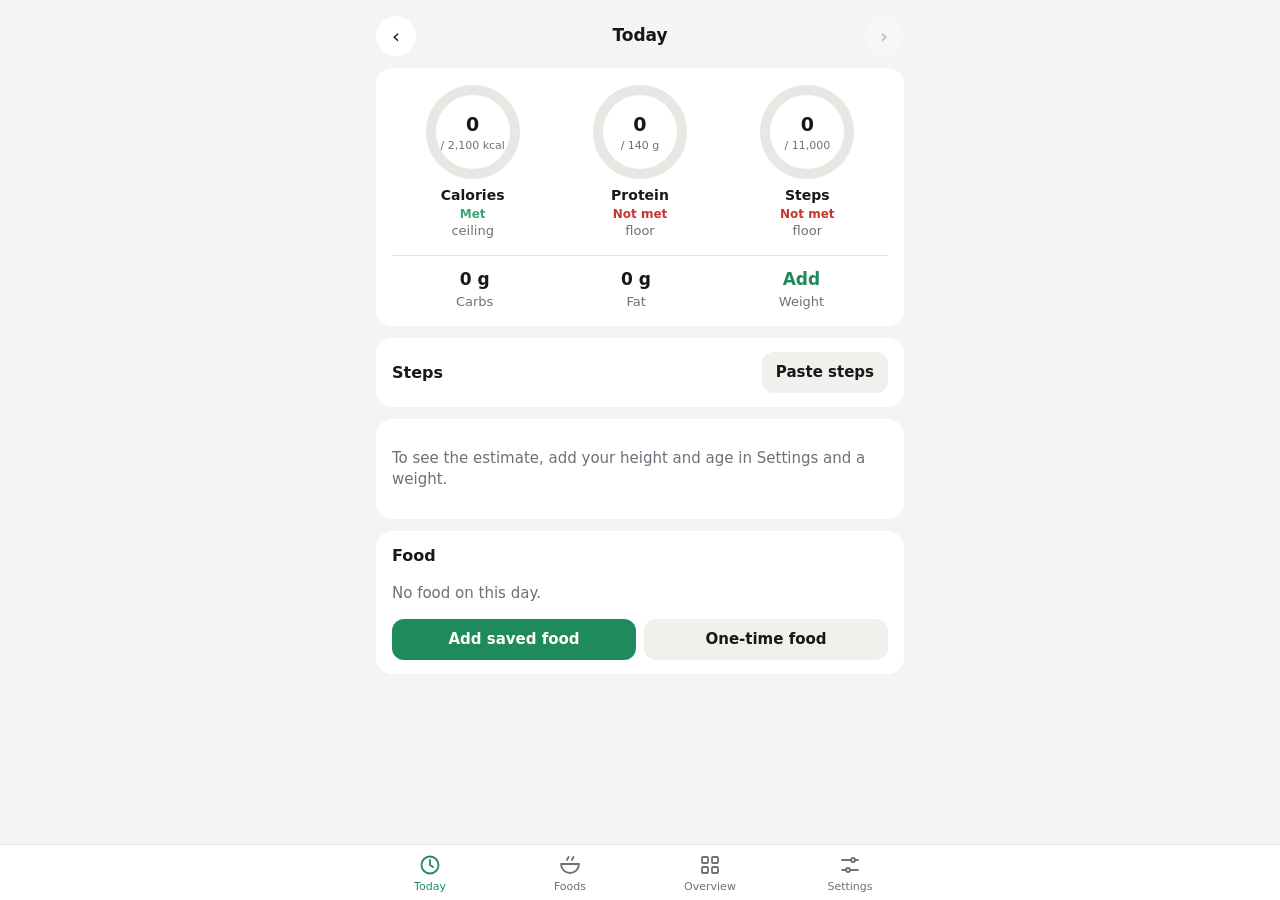
<file: index.html>
<!doctype html>
<html lang="en">
<head>
  <meta charset="utf-8">
  <meta name="viewport" content="width=device-width, initial-scale=1, viewport-fit=cover">
  <title>Nutrition</title>
  <meta name="apple-mobile-web-app-capable" content="yes">
  <meta name="mobile-web-app-capable" content="yes">
  <meta name="apple-mobile-web-app-status-bar-style" content="default">
  <meta name="apple-mobile-web-app-title" content="Nutrition">
  <meta name="theme-color" content="#f4f5f2" media="(prefers-color-scheme: light)">
  <meta name="theme-color" content="#0f1112" media="(prefers-color-scheme: dark)">
  <link rel="manifest" href="manifest.json">
  <link rel="apple-touch-icon" href="icons/icon-180.png">
  <link rel="icon" type="image/png" href="icons/icon-192.png">
  <link rel="stylesheet" href="styles.css">
  <script type="module" src="app.js"></script>
</head>
<body>
  <main id="view"></main>

  <nav class="tabs" aria-label="Sections">
    <button class="tab" data-tab="today"><svg viewBox="0 0 24 24" aria-hidden="true"><circle cx="12" cy="12" r="8.5"/><path d="M12 7v5l3 2"/></svg>Today</button>
    <button class="tab" data-tab="foods"><svg viewBox="0 0 24 24" aria-hidden="true"><path d="M3 11h18a9 9 0 0 1-18 0z"/><path d="M9 7c0-1.5 1.5-1.5 1.5-3M14 7c0-1.5 1.5-1.5 1.5-3"/></svg>Foods</button>
    <button class="tab" data-tab="overview"><svg viewBox="0 0 24 24" aria-hidden="true"><rect x="4" y="4" width="6" height="6" rx="1"/><rect x="14" y="4" width="6" height="6" rx="1"/><rect x="4" y="14" width="6" height="6" rx="1"/><rect x="14" y="14" width="6" height="6" rx="1"/></svg>Overview</button>
    <button class="tab" data-tab="settings"><svg viewBox="0 0 24 24" aria-hidden="true"><path d="M4 7h9M17 7h3M4 17h4M12 17h8"/><circle cx="15" cy="7" r="2"/><circle cx="10" cy="17" r="2"/></svg>Settings</button>
  </nav>

  <div class="overlay" id="overlay"></div>
  <div class="toast" id="toast" role="status" aria-live="polite"></div>
</body>
</html>
</file>
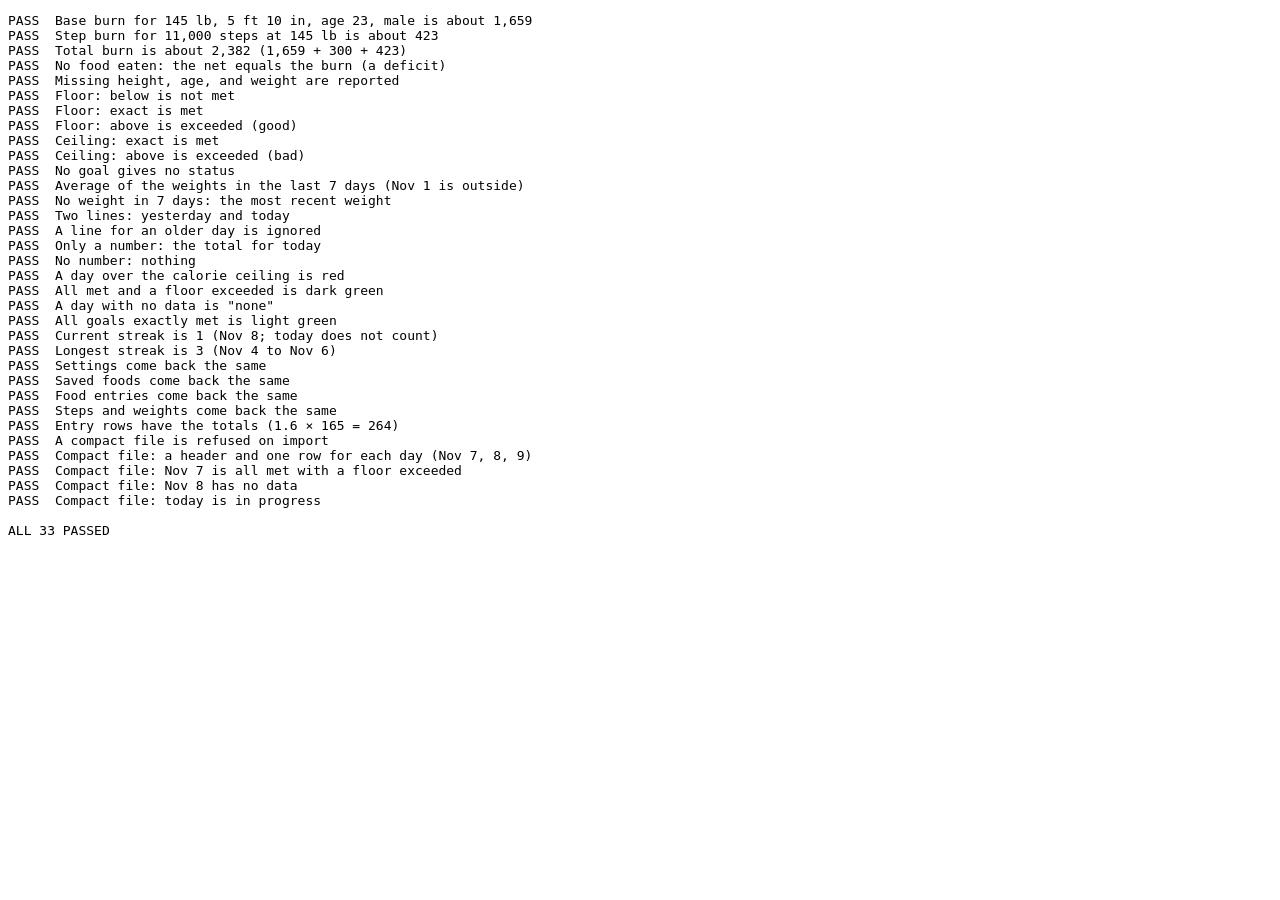
<file: tests/logic-test.html>
<!doctype html>
<html lang="en">
<head><meta charset="utf-8"><title>Logic tests</title></head>
<body>
<pre id="out">Running…</pre>
<script type="module">
// Tests for the calculations, the step paste, and the CSV files.
// Open this page in a browser through a local web server. The page shows PASS or FAIL for each test.
import * as L from '../logic.js';

const results = [];
function check(name, ok, detail = '') { results.push(`${ok ? 'PASS' : 'FAIL'}  ${name}${ok ? '' : `  -> ${detail}`}`); }
const near = (a, b, tol = 0.5) => Math.abs(a - b) <= tol;
// JSON text with sorted keys, so that the order of the fields does not matter.
const canon = (x) => JSON.stringify(x, (k, v) => (v && typeof v === 'object' && !Array.isArray(v) ? Object.fromEntries(Object.keys(v).sort().map((key) => [key, v[key]])) : v));

function sample() {
  const s = L.defaultSettings();
  Object.assign(s, { heightFt: 5, heightIn: 10, age: 23, sex: 'male' });
  return { settings: s, foods: [], entries: [], days: {} };
}
const entry = (date, kcal, protein, mult = 1, extra = {}) =>
  ({ id: `${date}-${kcal}-${protein}-${mult}`, date, foodId: null, name: 'x', serving: 'one-time', kcal, protein, carbs: 0, fat: 0, mult, createdAt: 1, ...extra });

try {
  // 1. Energy: the numbers from the Gemini method.
  {
    const d = sample();
    d.days['2026-11-09'] = { date: '2026-11-09', weight: 145, steps: 11000 };
    const en = L.energy(d, '2026-11-09');
    check('Base burn for 145 lb, 5 ft 10 in, age 23, male is about 1,659', near(en.bmr, 1659), en.bmr);
    check('Step burn for 11,000 steps at 145 lb is about 423', near(en.stepBurn, 422.675, 0.01), en.stepBurn);
    check('Total burn is about 2,382 (1,659 + 300 + 423)', near(en.burn, 2381.6, 1), en.burn);
    check('No food eaten: the net equals the burn (a deficit)', near(en.net, en.burn, 0.001), en.net);
    const none = L.energy(L.defaultSettings && { ...sample(), settings: L.defaultSettings() }, '2026-11-09');
    check('Missing height, age, and weight are reported', none.missing?.join() === 'height,age,weight', JSON.stringify(none));
  }

  // 2. Goal status.
  {
    const floor = { type: 'floor', value: 140 }, ceil = { type: 'ceiling', value: 2100 };
    check('Floor: below is not met', L.status(139, floor) === 'not');
    check('Floor: exact is met', L.status(140, floor) === 'met');
    check('Floor: above is exceeded (good)', L.status(141, floor) === 'exceeded-good');
    check('Ceiling: exact is met', L.status(2100, ceil) === 'met');
    check('Ceiling: above is exceeded (bad)', L.status(2101, ceil) === 'exceeded-bad');
    check('No goal gives no status', L.status(50, { type: 'none', value: null }) === null);
  }

  // 3. Weight used in the formulas.
  {
    const d = sample();
    d.days['2026-11-01'] = { date: '2026-11-01', weight: 150 };
    d.days['2026-11-05'] = { date: '2026-11-05', weight: 144 };
    d.days['2026-11-08'] = { date: '2026-11-08', weight: 146 };
    const w = L.weightUsed(d, '2026-11-09');
    check('Average of the weights in the last 7 days (Nov 1 is outside)', w.kind === 'average' && w.count === 2 && near(w.lb, 145, 1e-9), JSON.stringify(w));
    const old = L.weightUsed(d, '2026-11-20');
    check('No weight in 7 days: the most recent weight', old.kind === 'recent' && old.lb === 146, JSON.stringify(old));
  }

  // 4. Steps from the clipboard.
  {
    const today = '2026-11-09';
    const two = L.parseStepsClipboard('2026-11-08 12034\n2026-11-09 3,021', today);
    check('Two lines: yesterday and today', JSON.stringify(two) === JSON.stringify([{ date: '2026-11-08', steps: 12034 }, { date: '2026-11-09', steps: 3021 }]), JSON.stringify(two));
    const old = L.parseStepsClipboard('2026-11-07 5000\n2026-11-08 9000.0\n2026-11-09 100', today);
    check('A line for an older day is ignored', old.length === 2 && old[0].steps === 9000, JSON.stringify(old));
    check('Only a number: the total for today', JSON.stringify(L.parseStepsClipboard('8,432', today)) === JSON.stringify([{ date: today, steps: 8432 }]));
    check('No number: nothing', L.parseStepsClipboard('hello', today).length === 0);
  }

  // 5. Calendar result and streaks.
  {
    const d = sample();
    const good = (date, protein = 150) => { d.entries.push(entry(date, 2000, protein)); d.days[date] = { date, steps: 12000 }; };
    good('2026-11-01'); good('2026-11-02');            // streak of 2
    d.entries.push(entry('2026-11-03', 2500, 150));     // calories over: red
    d.days['2026-11-03'] = { date: '2026-11-03', steps: 12000 };
    good('2026-11-04'); good('2026-11-05'); good('2026-11-06');
    // Nov 7: no data, breaks the streak.
    good('2026-11-08');
    good('2026-11-09');                                // today: does not count yet
    check('A day over the calorie ceiling is red', L.dayResult(d, '2026-11-03') === 'red');
    check('All met and a floor exceeded is dark green', L.dayResult(d, '2026-11-01') === 'dark');
    check('A day with no data is "none"', L.dayResult(d, '2026-11-07') === 'none');
    const exact = sample();
    exact.entries.push(entry('2026-11-01', 2000, 140));
    exact.days['2026-11-01'] = { date: '2026-11-01', steps: 11000 };
    check('All goals exactly met is light green', L.dayResult(exact, '2026-11-01') === 'light');
    const s = L.streaks(d, '2026-11-09');
    check('Current streak is 1 (Nov 8; today does not count)', s.current === 1, JSON.stringify(s));
    check('Longest streak is 3 (Nov 4 to Nov 6)', s.longest === 3, JSON.stringify(s));
  }

  // 6. Full CSV: export, then import, gives the same data.
  {
    const d = sample();
    d.settings.goals.carbs = { type: 'ceiling', value: 250 };
    d.foods.push({ id: 'f1', name: 'Chicken, "grilled"', serving: '100 g', kcal: 165, protein: 31, carbs: 0, fat: 3.6 });
    d.entries.push(entry('2026-11-08', 165, 31, 1.6, { id: 'e1', foodId: 'f1', name: 'Chicken, "grilled"', serving: '100 g', fat: 3.6 }));
    d.entries.push(entry('2026-11-08', 45, 2, 1, { id: 'e2', name: 'Coffee\nwith milk', createdAt: 2 }));
    d.days['2026-11-08'] = { date: '2026-11-08', steps: 12034, weight: 143.8 };
    d.days['2026-11-09'] = { date: '2026-11-09', weight: 143.6 };
    const csv = L.fullCsv(d);
    const back = L.parseFullCsv(csv);
    check('Settings come back the same', canon(back.settings) === canon(d.settings), JSON.stringify(back.settings));
    check('Saved foods come back the same', canon(back.foods) === canon(d.foods), JSON.stringify(back.foods));
    const strip = (es) => es.map(({ createdAt, ...rest }) => rest);
    check('Food entries come back the same', canon(strip(back.entries)) === canon(strip(d.entries)), JSON.stringify(back.entries));
    check('Steps and weights come back the same', canon(back.days) === canon(d.days), JSON.stringify(back.days));
    check('Entry rows have the totals (1.6 × 165 = 264)', csv.includes(',264,'), csv);
    let msg = '';
    try { L.parseFullCsv('date,calories\n2026-11-08,100\n'); } catch (e) { msg = e.message; }
    check('A compact file is refused on import', msg.includes('not a full CSV'), msg);
  }

  // 7. Compact CSV.
  {
    const d = sample();
    d.entries.push(entry('2026-11-07', 2000, 150));
    d.days['2026-11-07'] = { date: '2026-11-07', steps: 12000, weight: 145 };
    const rows = L.parseCsv(L.compactCsv(d, '2026-11-09'));
    check('Compact file: a header and one row for each day (Nov 7, 8, 9)', rows.length === 4, rows.length);
    check('Compact file: Nov 7 is all met with a floor exceeded', rows[1].at(-1) === 'all_met_floor_exceeded', rows[1].join());
    check('Compact file: Nov 8 has no data', rows[2].at(-1) === 'no_data', rows[2].join());
    check('Compact file: today is in progress', rows[3].at(-1) === 'in_progress', rows[3].join());
  }
} catch (err) {
  results.push(`FAIL  The tests stopped with an error: ${err.stack || err}`);
}

const fails = results.filter((r) => r.startsWith('FAIL')).length;
document.getElementById('out').textContent = `${results.join('\n')}\n\n${fails ? `${fails} FAILED` : `ALL ${results.length} PASSED`}`;
</script>
</body>
</html>
</file>
<file: styles.css>
:root {
  --bg: #f4f5f2;
  --card: #ffffff;
  --field: #eff1ec;
  --text: #16181a;
  --muted: #6b7177;
  --line: #e3e5e0;
  --accent: #1f8a5b;
  --accent-ink: #ffffff;
  --ring: #3aa676;
  --ring-good: #0f5c3a;
  --ring-bad: #d23b3b;
  --track: #e6e9e3;
  --bad: #c4372f;
  --cal-none: #e6e9e3;
  --cal-red: #e0625b;
  --cal-light: #9bdbb6;
  --cal-dark: #1f8a5b;
}
@media (prefers-color-scheme: dark) {
  :root {
    --bg: #0f1112;
    --card: #1a1d1f;
    --field: #24282b;
    --text: #eef0ee;
    --muted: #9aa0a5;
    --line: #2a2e31;
    --accent: #3fbf86;
    --accent-ink: #0b1a12;
    --ring: #3fbf86;
    --ring-good: #a6f0c8;
    --ring-bad: #ff6b6b;
    --track: #2a2f32;
    --bad: #ef6b62;
    --cal-none: #2a2f32;
    --cal-red: #c4463f;
    --cal-light: #3f8f66;
    --cal-dark: #7fe0ae;
  }
}

* { box-sizing: border-box; }
html, body {
  margin: 0;
  background: var(--bg);
  color: var(--text);
  font: 15px/1.4 -apple-system, BlinkMacSystemFont, "Segoe UI", system-ui, sans-serif;
  -webkit-text-size-adjust: 100%;
}
body { -webkit-tap-highlight-color: transparent; overscroll-behavior-y: none; }
body.locked { overflow: hidden; }
button { font: inherit; color: inherit; cursor: pointer; -webkit-user-select: none; user-select: none; }
code { font-size: 12px; background: var(--field); padding: 1px 4px; border-radius: 4px; }

main {
  max-width: 560px;
  margin: 0 auto;
  padding: calc(env(safe-area-inset-top) + 16px) 16px calc(96px + env(safe-area-inset-bottom));
}
main h1 { font-size: 30px; margin: 0 0 12px; letter-spacing: -0.02em; }

/* Tab bar */
.tabs {
  position: fixed; left: 0; right: 0; bottom: 0; z-index: 5;
  display: flex; justify-content: center;
  background: var(--card); border-top: 1px solid var(--line);
  padding-bottom: env(safe-area-inset-bottom);
}
.tab {
  flex: 1; max-width: 140px; background: none; border: 0; color: var(--muted);
  padding: 8px 0 6px; display: flex; flex-direction: column; align-items: center; gap: 2px; font-size: 11px;
}
.tab.active { color: var(--accent); }
.tab svg { width: 24px; height: 24px; fill: none; stroke: currentColor; stroke-width: 1.8; stroke-linecap: round; stroke-linejoin: round; }

/* Cards and text */
.card { background: var(--card); border-radius: 16px; padding: 14px 16px; margin: 0 0 12px; }
.card h2 { font-size: 16px; margin: 0 0 8px; }
.muted { color: var(--muted); }
.small { font-size: 13px; }
.num { font-variant-numeric: tabular-nums; }
.row { display: flex; justify-content: space-between; align-items: center; gap: 12px; }
.big { font-size: 28px; font-weight: 700; letter-spacing: -0.02em; }

/* Date bar */
.datebar { display: flex; align-items: center; justify-content: space-between; margin-bottom: 12px; }
.datebar .date { background: none; border: 0; font-weight: 600; font-size: 17px; padding: 8px 12px; }
.round { background: var(--card); border: 0; width: 40px; height: 40px; border-radius: 20px; font-size: 20px; }
.round:disabled { opacity: .3; }

/* Wheels */
.wheels { display: grid; grid-template-columns: repeat(3, 1fr); gap: 6px; text-align: center; }
.wheel { position: relative; width: 100px; height: 100px; max-width: 100%; margin: 0 auto; }
.wheel svg { width: 100%; height: 100%; transform: rotate(-90deg); }
.wheel .center { position: absolute; inset: 0; display: flex; flex-direction: column; align-items: center; justify-content: center; }
.wheel.nogoal { display: flex; align-items: center; justify-content: center; border: 10px solid var(--track); border-radius: 50%; }
.wheel .val { font-size: 19px; font-weight: 700; }
.wheel .of { font-size: 11px; color: var(--muted); }
.wlabel { font-weight: 600; margin-top: 4px; font-size: 14px; }
.status { font-size: 12px; font-weight: 600; }
.st-met { color: var(--ring); }
.st-exceeded-good { color: var(--ring-good); }
.st-exceeded-bad, .st-not { color: var(--bad); }
.minis { display: flex; justify-content: space-around; margin-top: 14px; padding-top: 12px; border-top: 1px solid var(--line); text-align: center; }
.minis b { display: block; font-size: 17px; }
.mini-btn { background: none; border: 0; padding: 0; }
.mini-btn b { color: var(--accent); }

/* Deficit card */
.calc { width: 100%; border-collapse: collapse; margin-top: 8px; font-size: 13px; }
.calc td { padding: 3px 0; }
.calc td:last-child { text-align: right; font-variant-numeric: tabular-nums; }
.calc tr.total td { border-top: 1px solid var(--line); font-weight: 700; padding-top: 6px; }

/* Entries and lists */
.entry {
  display: flex; width: 100%; justify-content: space-between; align-items: center; gap: 12px;
  background: none; border: 0; border-bottom: 1px solid var(--line); padding: 10px 0; text-align: left;
}
.entry span:first-child { display: flex; flex-direction: column; min-width: 0; }
.entry small { color: var(--muted); font-size: 12px; }
.entry .kc { color: var(--muted); white-space: nowrap; }

/* Buttons and forms */
.btn { background: var(--field); border: 0; border-radius: 12px; padding: 10px 14px; font-weight: 600; }
.btn.primary { background: var(--accent); color: var(--accent-ink); }
.btn.danger { background: none; color: var(--bad); }
.btn.wide { width: 100%; margin-top: 10px; padding: 13px; }
.btns2 { display: grid; grid-template-columns: 1fr 1fr; gap: 8px; margin-top: 12px; }
.field { display: flex; flex-direction: column; gap: 4px; margin-top: 10px; font-size: 12px; color: var(--muted); }
.field input, .field select {
  font: inherit; font-size: 16px; /* 16px stops the iPhone from zooming in */
  color: var(--text); background: var(--field); border: 1px solid transparent;
  border-radius: 10px; padding: 10px 12px; width: 100%; -webkit-appearance: none; appearance: none;
}
.field input:disabled { opacity: .6; }
.field input:focus, .field select:focus { outline: none; border-color: var(--accent); }
.grid2 { display: grid; grid-template-columns: 1fr 1fr; gap: 0 10px; }
.goalrow { display: grid; grid-template-columns: 1fr 1.2fr; gap: 0 10px; }
.preview { margin-top: 12px; padding: 10px 12px; border-radius: 10px; background: var(--field); font-size: 13px; }
.hint { color: var(--muted); font-size: 12px; margin: 8px 0 0; }
.card ol { margin: 8px 0 0; padding-left: 20px; }
.card li { margin: 6px 0; }

/* Bottom sheet */
.overlay { position: fixed; inset: 0; background: rgba(0, 0, 0, .4); display: none; align-items: flex-end; justify-content: center; z-index: 10; }
.overlay.open { display: flex; }
.sheet {
  background: var(--card); width: 100%; max-width: 560px; max-height: 88vh; overflow-y: auto;
  border-radius: 20px 20px 0 0; padding: 16px 16px calc(24px + env(safe-area-inset-bottom));
}
.sheet-head { display: flex; justify-content: space-between; align-items: center; gap: 12px; margin-bottom: 4px; }
.sheet-head h2 { margin: 0; font-size: 17px; }
.x { background: var(--field); border: 0; width: 30px; height: 30px; border-radius: 15px; flex: none; }

/* Calendar */
.calwrap { display: flex; gap: 6px; }
.cal { display: grid; grid-auto-flow: column; grid-template-rows: repeat(7, 18px); gap: 4px; }
.cal .c { width: 18px; height: 18px; border-radius: 4px; background: var(--cal-none); border: 0; padding: 0; }
.cal .c.red { background: var(--cal-red); }
.cal .c.light { background: var(--cal-light); }
.cal .c.dark { background: var(--cal-dark); }
.cal .c.today { background: transparent; outline: 2px dashed var(--muted); outline-offset: -2px; }
.cal .c.future { background: transparent; }
.cal button.c:hover { outline: 2px solid var(--text); outline-offset: 1px; }
.daylbl { display: grid; grid-template-rows: repeat(7, 18px); gap: 4px; font-size: 10px; color: var(--muted); }
.legend { display: flex; flex-wrap: wrap; gap: 10px; margin-top: 10px; font-size: 12px; color: var(--muted); }
.legend span { display: inline-flex; align-items: center; gap: 4px; }
.legend i { width: 12px; height: 12px; border-radius: 3px; display: inline-block; }
.streaks { display: grid; grid-template-columns: 1fr 1fr; text-align: center; }
.chart { width: 100%; height: auto; display: block; }

/* Toast message */
.toast {
  position: fixed; left: 50%; bottom: calc(80px + env(safe-area-inset-bottom)); transform: translateX(-50%);
  width: max-content; max-width: calc(100% - 32px);
  background: var(--text); color: var(--bg); padding: 10px 14px; border-radius: 12px; font-size: 14px;
  opacity: 0; transition: opacity .2s; pointer-events: none; z-index: 20;
}
.toast.show { opacity: 1; }
</file>
